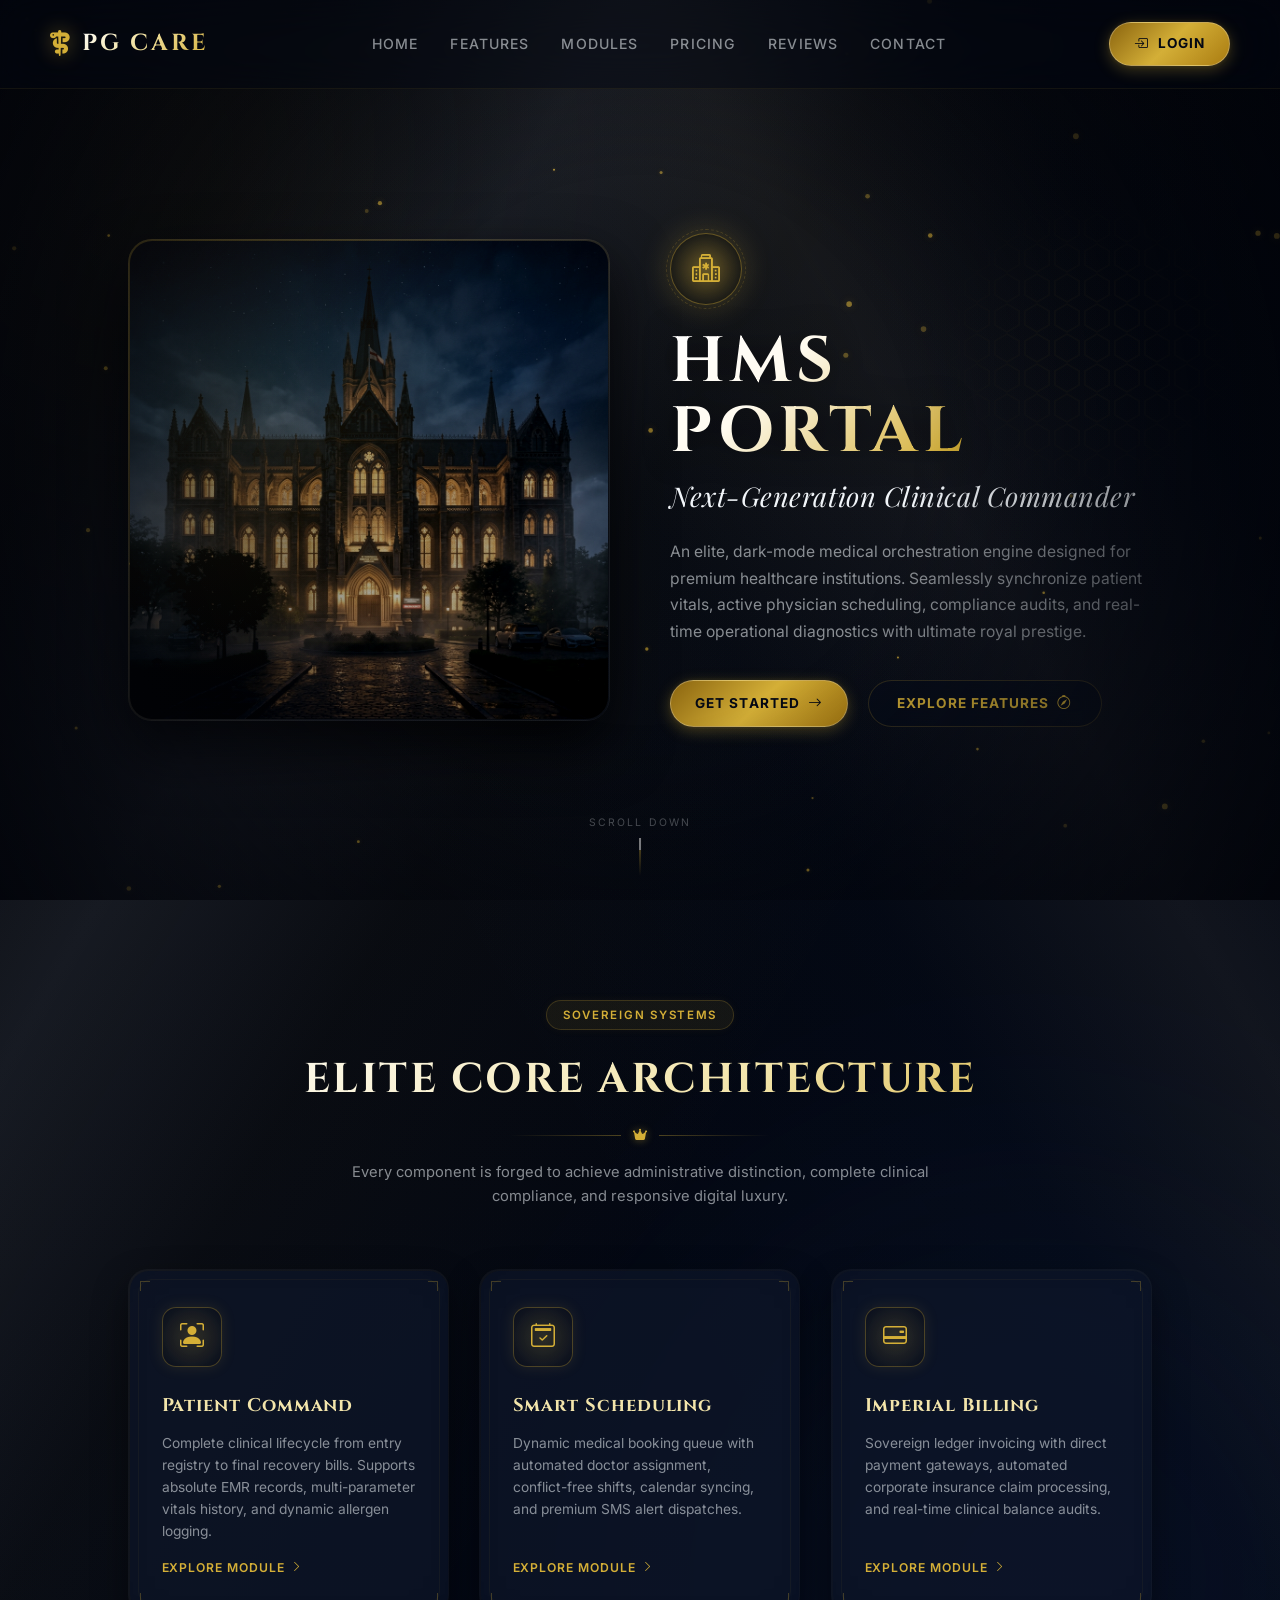
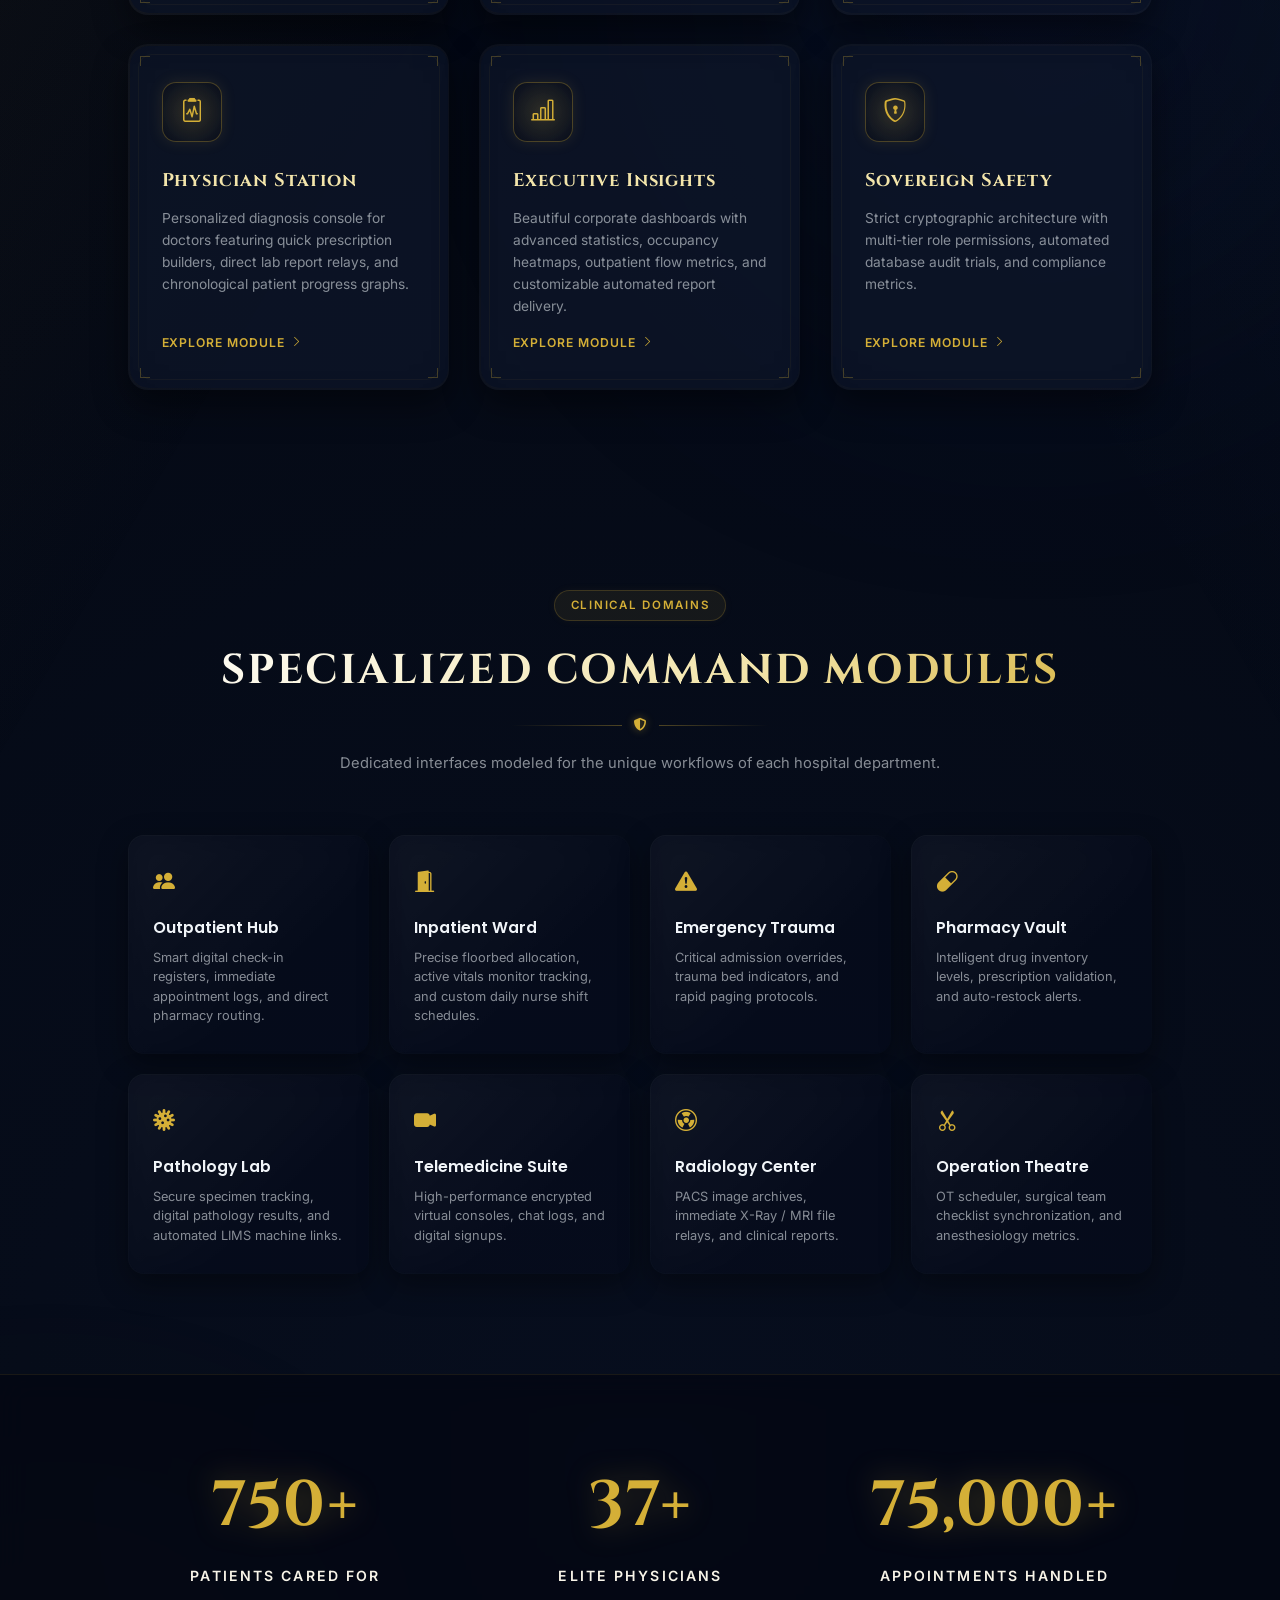
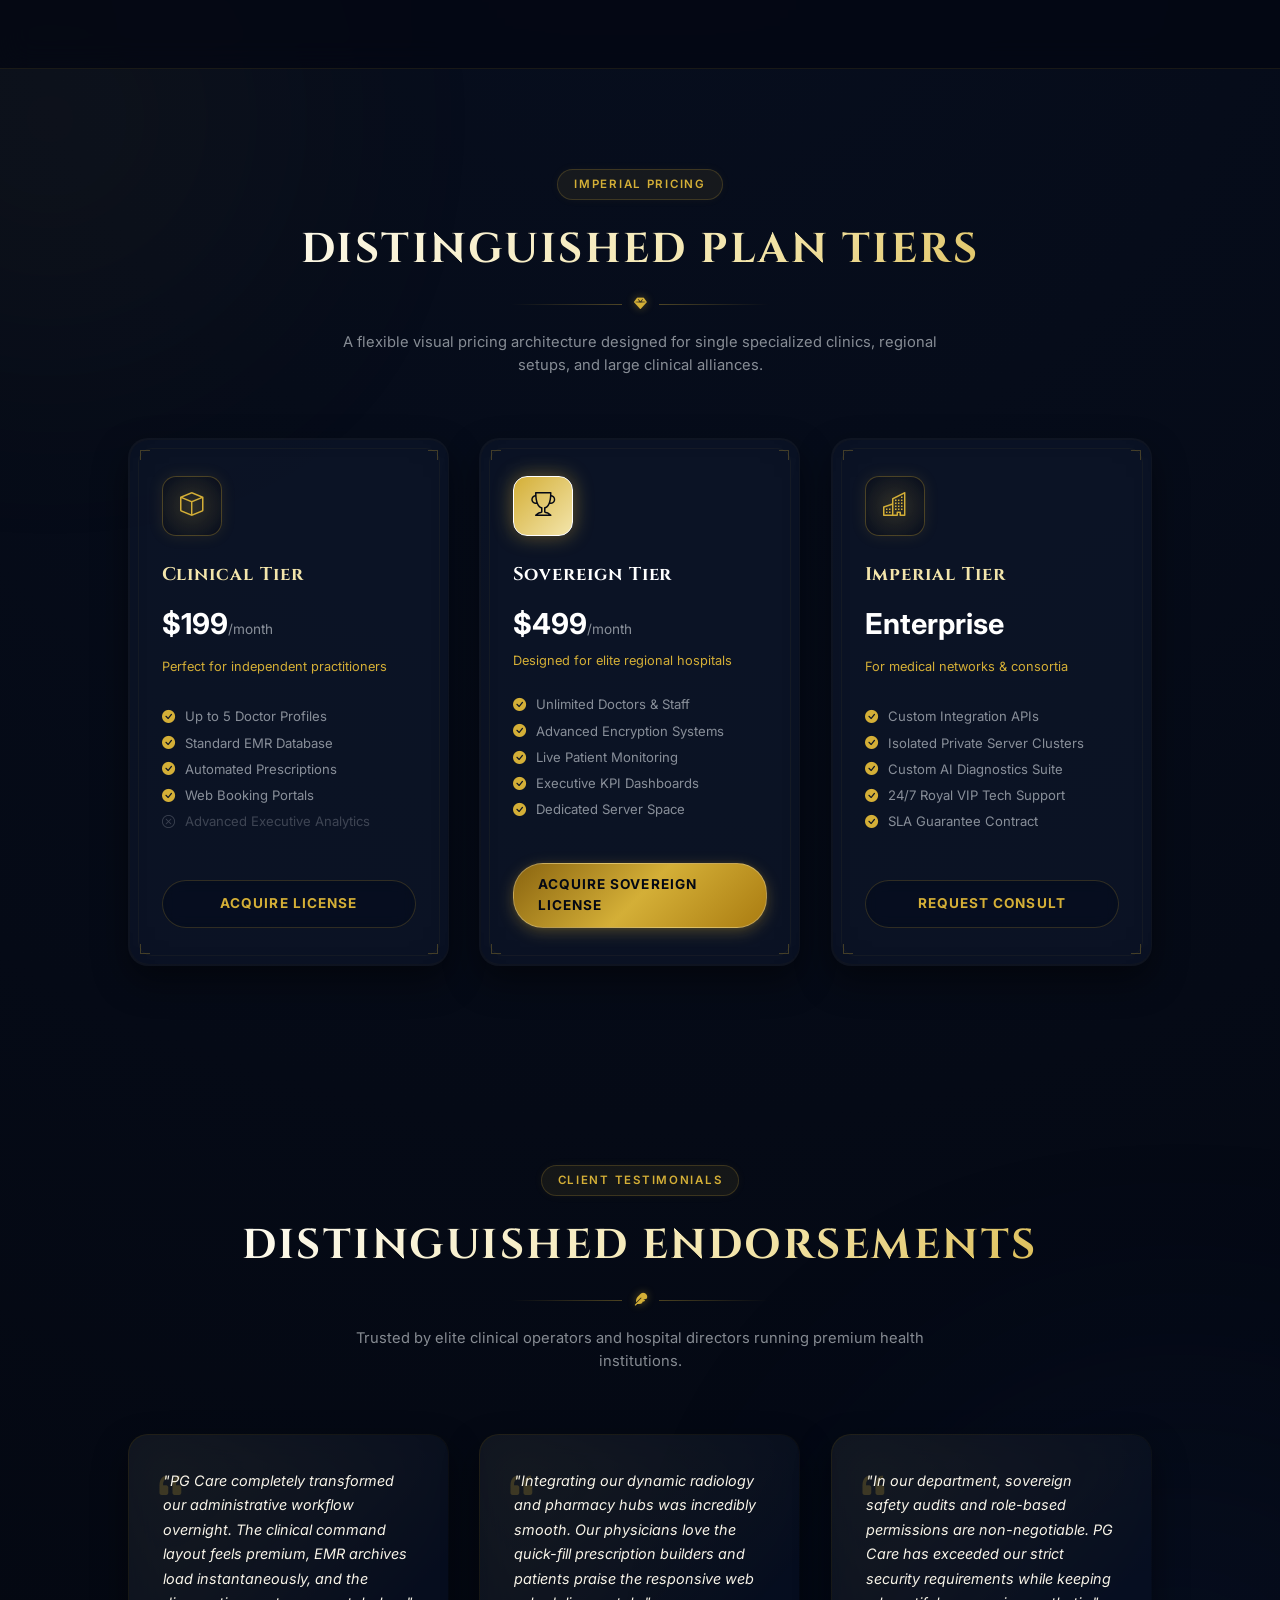
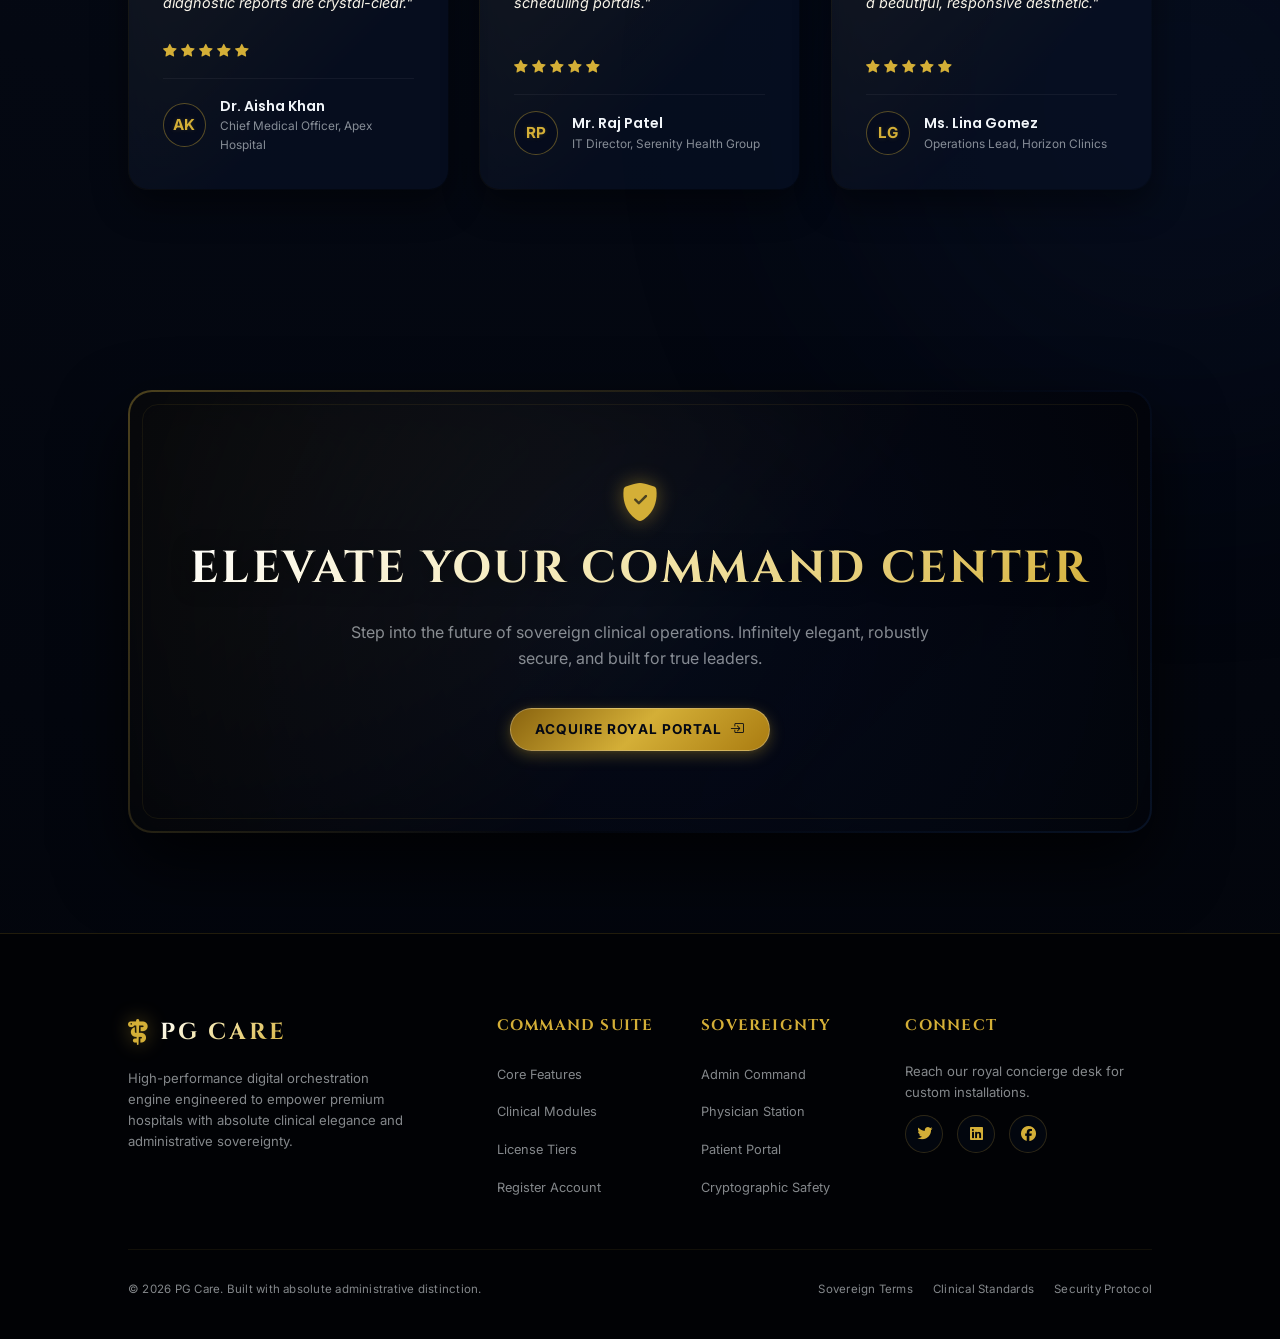
<file: frontend/pg-care-landing.html>
<!DOCTYPE html>
<html lang="en" data-theme="dark">
<head>
    <meta charset="UTF-8" />
    <meta name="viewport" content="width=device-width, initial-scale=1.0" />
    <title>PG Care – Premium Hospital Management System</title>
    <meta name="description" content="Sovereign medical command center suite designed for elite health institutions. Experience seamless EMR automation, smart scheduling, clinical analytics, and robust role-based safety." />
    
    <!-- Google Fonts -->
    <link rel="preconnect" href="https://fonts.googleapis.com" />
    <link rel="preconnect" href="https://fonts.gstatic.com" crossorigin />
    <link href="https://fonts.googleapis.com/css2?family=Cinzel:wght@400;600;700;900&family=Playfair+Display:ital,wght@0,600;0,700;1,400&family=Inter:wght@300;400;500;600;700&family=Poppins:wght@400;500;600&display=swap" rel="stylesheet" />
    
    <!-- Bootstrap Icons CDN -->
    <link rel="stylesheet" href="https://cdn.jsdelivr.net/npm/bootstrap-icons@1.11.3/font/bootstrap-icons.min.css" />
    
    <!-- FontAwesome Icons CDN -->
    <link rel="stylesheet" href="https://cdnjs.cloudflare.com/ajax/libs/font-awesome/6.5.1/css/all.min.css" crossorigin="anonymous" />
    
    <!-- Premium Stylesheet -->
    <link rel="stylesheet" href="css/landing-luxury.css" />
</head>
<body>

    <!-- Premium Vignette Framing -->
    <div class="vignette"></div>

    <!-- Drifting Gold Particles Canvas -->
    <canvas id="particle-canvas"></canvas>

    <!-- Parallax Atmospheric Layers (Ambient Orbs & Light Streaks) -->
    <div class="atmospheric-container">
        <div class="ambient-orb orb-gold-hero" id="orb-gold-hero"></div>
        <div class="ambient-orb orb-blue-hero" id="orb-blue-hero"></div>
        <div class="ambient-orb orb-gold-mid" id="orb-gold-mid"></div>
        <div class="ambient-orb orb-blue-mid" id="orb-blue-mid"></div>
        <div class="light-streak"></div>
        <div class="light-streak-reverse"></div>
    </div>

    <!-- ─── 1. NAVBAR (Sticky Glassmorphism) ─── -->
    <nav class="luxury-nav" id="navbar">
        <a href="#home" class="nav-brand">
            <i class="fa-solid fa-staff-aesculapius nav-logo-icon"></i>
            <span class="nav-title">PG Care</span>
        </a>
        <ul class="nav-links">
            <li><a href="#home">Home</a></li>
            <li><a href="#features">Features</a></li>
            <li><a href="#modules">Modules</a></li>
            <li><a href="#pricing">Pricing</a></li>
            <li><a href="#testimonials">Reviews</a></li>
            <li><a href="#contact">Contact</a></li>
        </ul>
        <div class="nav-cta">
            <a href="login.html" class="btn-gold-glow">
                <i class="bi bi-box-arrow-in-right"></i> Login
            </a>
        </div>
    </nav>

    <!-- ─── 2. HERO SECTION (Cinematic Split Layout) ─── -->
    <section class="hero-section" id="home">
        <div class="hero-grid">
            <!-- Left Column: Blurry Cinematic Hospital Asset -->
            <div class="hero-left-col">
                <div class="hero-image-wrapper">
                    <img src="assets/luxury_hospital.png" alt="PG Care Sovereign Hospital" id="hero-hospital-img" />
                    <div class="hero-image-glow-overlay"></div>
                </div>
            </div>
            
            <!-- Right Column: Abstract Patterns & Premium SaaS Titles -->
            <div class="hero-right-col">
                <div class="medical-abstract-pattern"></div>
                <div class="hero-center-content">
                    <div class="hero-badge-wrap">
                        <div class="hero-badge-circle">
                            <i class="bi bi-hospital"></i>
                        </div>
                    </div>
                    <h1 class="hero-title-main">HMS Portal</h1>
                    <h2 class="hero-subtitle">Next-Generation Clinical Commander</h2>
                    <p class="hero-description">
                        An elite, dark-mode medical orchestration engine designed for premium healthcare institutions. Seamlessly synchronize patient vitals, active physician scheduling, compliance audits, and real-time operational diagnostics with ultimate royal prestige.
                    </p>
                    <div class="hero-ctas">
                        <a href="login.html" class="btn-gold-glow">
                            Get Started <i class="bi bi-arrow-right"></i>
                        </a>
                        <a href="#features" class="btn-outline-gold">
                            Explore Features <i class="bi bi-compass"></i>
                        </a>
                    </div>
                </div>
            </div>
        </div>
        
        <!-- Elegant Scroll Down Indicator -->
        <div class="scroll-indicator-wrap">
            <span class="scroll-indicator-text">Scroll Down</span>
            <div class="scroll-indicator-line"></div>
        </div>
    </section>

    <!-- ─── 3. FEATURES SECTION (6 Premium Glassmorphism Cards) ─── -->
    <section class="landing-section" id="features">
        <div class="section-header">
            <span class="section-badge-luxury">Sovereign Systems</span>
            <h2 class="section-title-luxury">Elite Core Architecture</h2>
            <div class="section-title-divider">
                <div class="divider-branch-line"></div>
                <div class="divider-leaf"><i class="fa-solid fa-crown"></i></div>
                <div class="divider-branch-line right"></div>
            </div>
            <p class="section-desc-luxury">
                Every component is forged to achieve administrative distinction, complete clinical compliance, and responsive digital luxury.
            </p>
        </div>

        <div class="features-grid-luxury">
            <!-- Feature 1 -->
            <div class="card-luxury-wrapper reveal-fade-up">
                <div class="card-luxury">
                    <div class="card-luxury-flourish flourish-tl"></div>
                    <div class="card-luxury-flourish flourish-tr"></div>
                    <div class="card-luxury-flourish flourish-bl"></div>
                    <div class="card-luxury-flourish flourish-br"></div>
                    <div class="card-luxury-icon-box">
                        <i class="bi bi-person-bounding-box"></i>
                    </div>
                    <h3 class="card-luxury-title">Patient Command</h3>
                    <p class="card-luxury-text">
                        Complete clinical lifecycle from entry registry to final recovery bills. Supports absolute EMR records, multi-parameter vitals history, and dynamic allergen logging.
                    </p>
                    <a href="login.html" class="card-luxury-link">Explore Module <i class="bi bi-chevron-right"></i></a>
                </div>
            </div>

            <!-- Feature 2 -->
            <div class="card-luxury-wrapper reveal-fade-up">
                <div class="card-luxury">
                    <div class="card-luxury-flourish flourish-tl"></div>
                    <div class="card-luxury-flourish flourish-tr"></div>
                    <div class="card-luxury-flourish flourish-bl"></div>
                    <div class="card-luxury-flourish flourish-br"></div>
                    <div class="card-luxury-icon-box">
                        <i class="bi bi-calendar2-check"></i>
                    </div>
                    <h3 class="card-luxury-title">Smart Scheduling</h3>
                    <p class="card-luxury-text">
                        Dynamic medical booking queue with automated doctor assignment, conflict-free shifts, calendar syncing, and premium SMS alert dispatches.
                    </p>
                    <a href="login.html" class="card-luxury-link">Explore Module <i class="bi bi-chevron-right"></i></a>
                </div>
            </div>

            <!-- Feature 3 -->
            <div class="card-luxury-wrapper reveal-fade-up">
                <div class="card-luxury">
                    <div class="card-luxury-flourish flourish-tl"></div>
                    <div class="card-luxury-flourish flourish-tr"></div>
                    <div class="card-luxury-flourish flourish-bl"></div>
                    <div class="card-luxury-flourish flourish-br"></div>
                    <div class="card-luxury-icon-box">
                        <i class="bi bi-credit-card-2-back"></i>
                    </div>
                    <h3 class="card-luxury-title">Imperial Billing</h3>
                    <p class="card-luxury-text">
                        Sovereign ledger invoicing with direct payment gateways, automated corporate insurance claim processing, and real-time clinical balance audits.
                    </p>
                    <a href="login.html" class="card-luxury-link">Explore Module <i class="bi bi-chevron-right"></i></a>
                </div>
            </div>

            <!-- Feature 4 -->
            <div class="card-luxury-wrapper reveal-fade-up">
                <div class="card-luxury">
                    <div class="card-luxury-flourish flourish-tl"></div>
                    <div class="card-luxury-flourish flourish-tr"></div>
                    <div class="card-luxury-flourish flourish-bl"></div>
                    <div class="card-luxury-flourish flourish-br"></div>
                    <div class="card-luxury-icon-box">
                        <i class="bi bi-clipboard2-pulse"></i>
                    </div>
                    <h3 class="card-luxury-title">Physician Station</h3>
                    <p class="card-luxury-text">
                        Personalized diagnosis console for doctors featuring quick prescription builders, direct lab report relays, and chronological patient progress graphs.
                    </p>
                    <a href="login.html" class="card-luxury-link">Explore Module <i class="bi bi-chevron-right"></i></a>
                </div>
            </div>

            <!-- Feature 5 -->
            <div class="card-luxury-wrapper reveal-fade-up">
                <div class="card-luxury">
                    <div class="card-luxury-flourish flourish-tl"></div>
                    <div class="card-luxury-flourish flourish-tr"></div>
                    <div class="card-luxury-flourish flourish-bl"></div>
                    <div class="card-luxury-flourish flourish-br"></div>
                    <div class="card-luxury-icon-box">
                        <i class="bi bi-bar-chart-line"></i>
                    </div>
                    <h3 class="card-luxury-title">Executive Insights</h3>
                    <p class="card-luxury-text">
                        Beautiful corporate dashboards with advanced statistics, occupancy heatmaps, outpatient flow metrics, and customizable automated report delivery.
                    </p>
                    <a href="login.html" class="card-luxury-link">Explore Module <i class="bi bi-chevron-right"></i></a>
                </div>
            </div>

            <!-- Feature 6 -->
            <div class="card-luxury-wrapper reveal-fade-up">
                <div class="card-luxury">
                    <div class="card-luxury-flourish flourish-tl"></div>
                    <div class="card-luxury-flourish flourish-tr"></div>
                    <div class="card-luxury-flourish flourish-bl"></div>
                    <div class="card-luxury-flourish flourish-br"></div>
                    <div class="card-luxury-icon-box">
                        <i class="bi bi-shield-lock"></i>
                    </div>
                    <h3 class="card-luxury-title">Sovereign Safety</h3>
                    <p class="card-luxury-text">
                        Strict cryptographic architecture with multi-tier role permissions, automated database audit trials, and compliance metrics.
                    </p>
                    <a href="login.html" class="card-luxury-link">Explore Module <i class="bi bi-chevron-right"></i></a>
                </div>
            </div>
        </div>
    </section>

    <!-- ─── 4. MODULES SECTION (8 Department Cards) ─── -->
    <section class="landing-section" id="modules">
        <div class="section-header">
            <span class="section-badge-luxury">Clinical Domains</span>
            <h2 class="section-title-luxury">Specialized Command Modules</h2>
            <div class="section-title-divider">
                <div class="divider-branch-line"></div>
                <div class="divider-leaf"><i class="fa-solid fa-shield-halved"></i></div>
                <div class="divider-branch-line right"></div>
            </div>
            <p class="section-desc-luxury">
                Dedicated interfaces modeled for the unique workflows of each hospital department.
            </p>
        </div>

        <div class="modules-grid-luxury">
            <!-- Module 1 -->
            <div class="module-card-wrap reveal-fade-up">
                <div class="module-card">
                    <i class="bi bi-people-fill module-icon"></i>
                    <h4 class="module-title">Outpatient Hub</h4>
                    <p class="module-desc">Smart digital check-in registers, immediate appointment logs, and direct pharmacy routing.</p>
                </div>
            </div>

            <!-- Module 2 -->
            <div class="module-card-wrap reveal-fade-up">
                <div class="module-card">
                    <i class="bi bi-door-open-fill module-icon"></i>
                    <h4 class="module-title">Inpatient Ward</h4>
                    <p class="module-desc">Precise floorbed allocation, active vitals monitor tracking, and custom daily nurse shift schedules.</p>
                </div>
            </div>

            <!-- Module 3 -->
            <div class="module-card-wrap reveal-fade-up">
                <div class="module-card">
                    <i class="bi bi-exclamation-triangle-fill module-icon"></i>
                    <h4 class="module-title">Emergency Trauma</h4>
                    <p class="module-desc">Critical admission overrides, trauma bed indicators, and rapid paging protocols.</p>
                </div>
            </div>

            <!-- Module 4 -->
            <div class="module-card-wrap reveal-fade-up">
                <div class="module-card">
                    <i class="bi bi-capsule module-icon"></i>
                    <h4 class="module-title">Pharmacy Vault</h4>
                    <p class="module-desc">Intelligent drug inventory levels, prescription validation, and auto-restock alerts.</p>
                </div>
            </div>

            <!-- Module 5 -->
            <div class="module-card-wrap reveal-fade-up">
                <div class="module-card">
                    <i class="bi bi-virus module-icon"></i>
                    <h4 class="module-title">Pathology Lab</h4>
                    <p class="module-desc">Secure specimen tracking, digital pathology results, and automated LIMS machine links.</p>
                </div>
            </div>

            <!-- Module 6 -->
            <div class="module-card-wrap reveal-fade-up">
                <div class="module-card">
                    <i class="bi bi-camera-video-fill module-icon"></i>
                    <h4 class="module-title">Telemedicine Suite</h4>
                    <p class="module-desc">High-performance encrypted virtual consoles, chat logs, and digital signups.</p>
                </div>
            </div>

            <!-- Module 7 -->
            <div class="module-card-wrap reveal-fade-up">
                <div class="module-card">
                    <i class="bi bi-radioactive module-icon"></i>
                    <h4 class="module-title">Radiology Center</h4>
                    <p class="module-desc">PACS image archives, immediate X-Ray / MRI file relays, and clinical reports.</p>
                </div>
            </div>

            <!-- Module 8 -->
            <div class="module-card-wrap reveal-fade-up">
                <div class="module-card">
                    <i class="bi bi-scissors module-icon"></i>
                    <h4 class="module-title">Operation Theatre</h4>
                    <p class="module-desc">OT scheduler, surgical team checklist synchronization, and anesthesiology metrics.</p>
                </div>
            </div>
        </div>
    </section>

    <!-- ─── 5. STATS SECTION (High Contrast Impact Indicators) ─── -->
    <section class="stats-section-luxury" id="stats">
        <div class="stats-grid-luxury">
            <!-- Stat Item 1 -->
            <div class="stat-item-wrap reveal-fade-up">
                <div class="stat-num-luxury" data-target="10000">0</div>
                <div class="stat-label-luxury">Patients Cared For</div>
            </div>
            
            <!-- Stat Item 2 -->
            <div class="stat-item-wrap reveal-fade-up">
                <div class="stat-num-luxury" data-target="500">0</div>
                <div class="stat-label-luxury">Elite Physicians</div>
            </div>
            
            <!-- Stat Item 3 -->
            <div class="stat-item-wrap reveal-fade-up">
                <div class="stat-num-luxury" data-target="1000000">0</div>
                <div class="stat-label-luxury">Appointments Handled</div>
            </div>
        </div>
    </section>

    <!-- ─── 6. PRICING SECTION (Premium SaaS Tiers) ─── -->
    <section class="landing-section" id="pricing">
        <div class="section-header">
            <span class="section-badge-luxury">Imperial Pricing</span>
            <h2 class="section-title-luxury">Distinguished Plan Tiers</h2>
            <div class="section-title-divider">
                <div class="divider-branch-line"></div>
                <div class="divider-leaf"><i class="fa-solid fa-gem"></i></div>
                <div class="divider-branch-line right"></div>
            </div>
            <p class="section-desc-luxury">
                A flexible visual pricing architecture designed for single specialized clinics, regional setups, and large clinical alliances.
            </p>
        </div>

        <div class="features-grid-luxury">
            <!-- Price Card 1: Clinical -->
            <div class="card-luxury-wrapper reveal-fade-up">
                <div class="card-luxury">
                    <div class="card-luxury-flourish flourish-tl"></div>
                    <div class="card-luxury-flourish flourish-tr"></div>
                    <div class="card-luxury-flourish flourish-bl"></div>
                    <div class="card-luxury-flourish flourish-br"></div>
                    
                    <div class="card-luxury-icon-box">
                        <i class="bi bi-box"></i>
                    </div>
                    <h3 class="card-luxury-title">Clinical Tier</h3>
                    <p class="card-luxury-text" style="font-weight: 700; font-size: 1.8rem; color: #fff; margin-bottom: 4px;">
                        $199<span style="font-size: 0.85rem; font-weight: 400; color: var(--text-muted);">/month</span>
                    </p>
                    <p class="card-luxury-text" style="font-size: 0.8rem; color: var(--gold-primary); margin-bottom: 20px;">
                        Perfect for independent practitioners
                    </p>
                    <div class="card-luxury-text" style="font-size: 0.82rem; line-height: 2;">
                        <ul style="list-style: none; padding: 0;">
                            <li><i class="bi bi-check-circle-fill" style="color: var(--gold-primary); margin-right: 6px;"></i> Up to 5 Doctor Profiles</li>
                            <li><i class="bi bi-check-circle-fill" style="color: var(--gold-primary); margin-right: 6px;"></i> Standard EMR Database</li>
                            <li><i class="bi bi-check-circle-fill" style="color: var(--gold-primary); margin-right: 6px;"></i> Automated Prescriptions</li>
                            <li><i class="bi bi-check-circle-fill" style="color: var(--gold-primary); margin-right: 6px;"></i> Web Booking Portals</li>
                            <li style="opacity: 0.4;"><i class="bi bi-x-circle" style="margin-right: 6px;"></i> Advanced Executive Analytics</li>
                        </ul>
                    </div>
                    <a href="login.html" class="btn-outline-gold" style="width: 100%; justify-content: center; margin-top: 24px;">
                        Acquire License
                    </a>
                </div>
            </div>

            <!-- Price Card 2: Sovereign -->
            <div class="card-luxury-wrapper reveal-fade-up">
                <div class="card-luxury">
                    <div class="card-luxury-flourish flourish-tl"></div>
                    <div class="card-luxury-flourish flourish-tr"></div>
                    <div class="card-luxury-flourish flourish-bl"></div>
                    <div class="card-luxury-flourish flourish-br"></div>
                    
                    <div class="card-luxury-icon-box" style="color: #040814; background: linear-gradient(135deg, var(--gold-primary) 0%, var(--gold-light) 100%); border-color: #fff; box-shadow: 0 0 20px rgba(212, 175, 55, 0.45);">
                        <i class="bi bi-trophy"></i>
                    </div>
                    <h3 class="card-luxury-title" style="color: #fff;">Sovereign Tier</h3>
                    <p class="card-luxury-text" style="font-weight: 700; font-size: 1.8rem; color: #fff; margin-bottom: 4px;">
                        $499<span style="font-size: 0.85rem; font-weight: 400; color: var(--text-muted);">/month</span>
                    </p>
                    <p class="card-luxury-text" style="font-size: 0.8rem; color: var(--gold-primary); margin-bottom: 20px;">
                        Designed for elite regional hospitals
                    </p>
                    <div class="card-luxury-text" style="font-size: 0.82rem; line-height: 2;">
                        <ul style="list-style: none; padding: 0;">
                            <li><i class="bi bi-check-circle-fill" style="color: var(--gold-primary); margin-right: 6px;"></i> Unlimited Doctors & Staff</li>
                            <li><i class="bi bi-check-circle-fill" style="color: var(--gold-primary); margin-right: 6px;"></i> Advanced Encryption Systems</li>
                            <li><i class="bi bi-check-circle-fill" style="color: var(--gold-primary); margin-right: 6px;"></i> Live Patient Monitoring</li>
                            <li><i class="bi bi-check-circle-fill" style="color: var(--gold-primary); margin-right: 6px;"></i> Executive KPI Dashboards</li>
                            <li><i class="bi bi-check-circle-fill" style="color: var(--gold-primary); margin-right: 6px;"></i> Dedicated Server Space</li>
                        </ul>
                    </div>
                    <a href="login.html" class="btn-gold-glow" style="width: 100%; justify-content: center; margin-top: 24px;">
                        Acquire Sovereign License
                    </a>
                </div>
            </div>

            <!-- Price Card 3: Imperial -->
            <div class="card-luxury-wrapper reveal-fade-up">
                <div class="card-luxury">
                    <div class="card-luxury-flourish flourish-tl"></div>
                    <div class="card-luxury-flourish flourish-tr"></div>
                    <div class="card-luxury-flourish flourish-bl"></div>
                    <div class="card-luxury-flourish flourish-br"></div>
                    
                    <div class="card-luxury-icon-box">
                        <i class="bi bi-buildings"></i>
                    </div>
                    <h3 class="card-luxury-title">Imperial Tier</h3>
                    <p class="card-luxury-text" style="font-weight: 700; font-size: 1.8rem; color: #fff; margin-bottom: 4px;">
                        Enterprise
                    </p>
                    <p class="card-luxury-text" style="font-size: 0.8rem; color: var(--gold-primary); margin-bottom: 20px;">
                        For medical networks & consortia
                    </p>
                    <div class="card-luxury-text" style="font-size: 0.82rem; line-height: 2;">
                        <ul style="list-style: none; padding: 0;">
                            <li><i class="bi bi-check-circle-fill" style="color: var(--gold-primary); margin-right: 6px;"></i> Custom Integration APIs</li>
                            <li><i class="bi bi-check-circle-fill" style="color: var(--gold-primary); margin-right: 6px;"></i> Isolated Private Server Clusters</li>
                            <li><i class="bi bi-check-circle-fill" style="color: var(--gold-primary); margin-right: 6px;"></i> Custom AI Diagnostics Suite</li>
                            <li><i class="bi bi-check-circle-fill" style="color: var(--gold-primary); margin-right: 6px;"></i> 24/7 Royal VIP Tech Support</li>
                            <li><i class="bi bi-check-circle-fill" style="color: var(--gold-primary); margin-right: 6px;"></i> SLA Guarantee Contract</li>
                        </ul>
                    </div>
                    <a href="login.html" class="btn-outline-gold" style="width: 100%; justify-content: center; margin-top: 24px;">
                        Request Consult
                    </a>
                </div>
            </div>
        </div>
    </section>

    <!-- ─── 7. TESTIMONIALS SECTION (Endorsed Reviews) ─── -->
    <section class="landing-section" id="testimonials">
        <div class="section-header">
            <span class="section-badge-luxury">Client Testimonials</span>
            <h2 class="section-title-luxury">Distinguished Endorsements</h2>
            <div class="section-title-divider">
                <div class="divider-branch-line"></div>
                <div class="divider-leaf"><i class="fa-solid fa-feather"></i></div>
                <div class="divider-branch-line right"></div>
            </div>
            <p class="section-desc-luxury">
                Trusted by elite clinical operators and hospital directors running premium health institutions.
            </p>
        </div>

        <div class="testimonials-grid-luxury">
            <!-- Review 1 -->
            <div class="testimonial-card-wrap reveal-fade-up">
                <div class="testimonial-card-luxury">
                    <i class="bi bi-quote testimonial-quote-icon"></i>
                    <p class="testimonial-text-luxury">
                        "PG Care completely transformed our administrative workflow overnight. The clinical command layout feels premium, EMR archives load instantaneously, and the diagnostic reports are crystal-clear."
                    </p>
                    <div class="testimonial-stars">
                        <i class="bi bi-star-fill"></i>
                        <i class="bi bi-star-fill"></i>
                        <i class="bi bi-star-fill"></i>
                        <i class="bi bi-star-fill"></i>
                        <i class="bi bi-star-fill"></i>
                    </div>
                    <div class="testimonial-profile">
                        <div class="testimonial-avatar">AK</div>
                        <div class="testimonial-meta">
                            <span class="testimonial-author">Dr. Aisha Khan</span>
                            <span class="testimonial-role">Chief Medical Officer, Apex Hospital</span>
                        </div>
                    </div>
                </div>
            </div>

            <!-- Review 2 -->
            <div class="testimonial-card-wrap reveal-fade-up">
                <div class="testimonial-card-luxury">
                    <i class="bi bi-quote testimonial-quote-icon"></i>
                    <p class="testimonial-text-luxury">
                        "Integrating our dynamic radiology and pharmacy hubs was incredibly smooth. Our physicians love the quick-fill prescription builders and patients praise the responsive web scheduling portals."
                    </p>
                    <div class="testimonial-stars">
                        <i class="bi bi-star-fill"></i>
                        <i class="bi bi-star-fill"></i>
                        <i class="bi bi-star-fill"></i>
                        <i class="bi bi-star-fill"></i>
                        <i class="bi bi-star-fill"></i>
                    </div>
                    <div class="testimonial-profile">
                        <div class="testimonial-avatar">RP</div>
                        <div class="testimonial-meta">
                            <span class="testimonial-author">Mr. Raj Patel</span>
                            <span class="testimonial-role">IT Director, Serenity Health Group</span>
                        </div>
                    </div>
                </div>
            </div>

            <!-- Review 3 -->
            <div class="testimonial-card-wrap reveal-fade-up">
                <div class="testimonial-card-luxury">
                    <i class="bi bi-quote testimonial-quote-icon"></i>
                    <p class="testimonial-text-luxury">
                        "In our department, sovereign safety audits and role-based permissions are non-negotiable. PG Care has exceeded our strict security requirements while keeping a beautiful, responsive aesthetic."
                    </p>
                    <div class="testimonial-stars">
                        <i class="bi bi-star-fill"></i>
                        <i class="bi bi-star-fill"></i>
                        <i class="bi bi-star-fill"></i>
                        <i class="bi bi-star-fill"></i>
                        <i class="bi bi-star-fill"></i>
                    </div>
                    <div class="testimonial-profile">
                        <div class="testimonial-avatar">LG</div>
                        <div class="testimonial-meta">
                            <span class="testimonial-author">Ms. Lina Gomez</span>
                            <span class="testimonial-role">Operations Lead, Horizon Clinics</span>
                        </div>
                    </div>
                </div>
            </div>
        </div>
    </section>

    <!-- ─── 8. CTA BANNER (Pulsing Final Command Invite) ─── -->
    <section class="cta-banner-luxury" id="cta">
        <div class="cta-banner-card reveal-fade-up">
            <div class="cta-banner-content">
                <div class="cta-banner-light-streak"></div>
                <i class="bi bi-shield-fill-check cta-banner-icon"></i>
                <h2 class="cta-banner-title">Elevate Your Command Center</h2>
                <p class="cta-banner-subtitle">
                    Step into the future of sovereign clinical operations. Infinitely elegant, robustly secure, and built for true leaders.
                </p>
                <div class="cta-btn-wrap">
                    <div class="cta-pulse-ring"></div>
                    <a href="login.html" class="btn-gold-glow">
                        Acquire Royal Portal <i class="bi bi-box-arrow-in-right"></i>
                    </a>
                </div>
            </div>
        </div>
    </section>

    <!-- ─── 9. FOOTER (Gold Accented & Divided Layout) ─── -->
    <footer class="luxury-footer" id="contact">
        <div class="footer-grid-luxury">
            <!-- Logo & Description Col -->
            <div class="footer-logo-col">
                <a href="#home" class="nav-brand">
                    <i class="fa-solid fa-staff-aesculapius nav-logo-icon"></i>
                    <span class="nav-title">PG Care</span>
                </a>
                <p class="footer-desc">
                    High-performance digital orchestration engine engineered to empower premium hospitals with absolute clinical elegance and administrative sovereignty.
                </p>
            </div>
            
            <!-- Products Link Col -->
            <div>
                <h5 class="footer-title-luxury">Command Suite</h5>
                <ul class="footer-links-list">
                    <li><a href="#features">Core Features</a></li>
                    <li><a href="#modules">Clinical Modules</a></li>
                    <li><a href="#pricing">License Tiers</a></li>
                    <li><a href="login.html">Register Account</a></li>
                </ul>
            </div>

            <!-- Portal Links Col -->
            <div>
                <h5 class="footer-title-luxury">Sovereignty</h5>
                <ul class="footer-links-list">
                    <li><a href="login.html">Admin Command</a></li>
                    <li><a href="login.html">Physician Station</a></li>
                    <li><a href="login.html">Patient Portal</a></li>
                    <li><a href="#features">Cryptographic Safety</a></li>
                </ul>
            </div>

            <!-- Social Links & Newsletter Col -->
            <div>
                <h5 class="footer-title-luxury">Connect</h5>
                <p class="footer-desc" style="margin-bottom: 12px;">Reach our royal concierge desk for custom installations.</p>
                <div class="footer-social-wrap">
                    <a href="#" class="footer-social-btn" aria-label="Twitter"><i class="fa-brands fa-twitter"></i></a>
                    <a href="#" class="footer-social-btn" aria-label="LinkedIn"><i class="fa-brands fa-linkedin"></i></a>
                    <a href="#" class="footer-social-btn" aria-label="Facebook"><i class="fa-brands fa-facebook"></i></a>
                </div>
            </div>
        </div>

        <!-- Footer Bottom Bar -->
        <div class="footer-bottom-bar">
            <span>© 2026 PG Care. Built with absolute administrative distinction.</span>
            <div class="footer-bottom-links">
                <a href="#">Sovereign Terms</a>
                <a href="#">Clinical Standards</a>
                <a href="#">Security Protocol</a>
            </div>
        </div>
    </footer>

    <!-- ─── ADVANCED INTERACTIVE JS POLISH ─── -->
    <script>
        /* 1. Navbar Scroll Shrink */
        const navbar = document.getElementById('navbar');
        window.addEventListener('scroll', () => {
            if (window.scrollY > 80) {
                navbar.classList.add('scrolled');
            } else {
                navbar.classList.remove('scrolled');
            }
        });

        /* 2. Scroll Reveal Animations (AOS replacement) */
        const reveals = document.querySelectorAll('.reveal-fade-up');
        const revealObserver = new IntersectionObserver((entries) => {
            entries.forEach(entry => {
                if (entry.isIntersecting) {
                    entry.target.classList.add('visible');
                    // Stop observing once visible to maintain static layout
                    revealObserver.unobserve(entry.target);
                }
            });
        }, {
            threshold: 0.08,
            rootMargin: '0px 0px -50px 0px'
        });
        reveals.forEach(el => revealObserver.observe(el));

        /* 3. Numerical Stat Count-Up Animation */
        const statsSection = document.getElementById('stats');
        let hasAnimatedStats = false;
        const statsObserver = new IntersectionObserver((entries) => {
            if (entries[0].isIntersecting && !hasAnimatedStats) {
                const nums = document.querySelectorAll('.stat-num-luxury');
                nums.forEach(num => {
                    const target = parseInt(num.getAttribute('data-target'), 10);
                    // Slow down large numbers, speed up small ones
                    const duration = 120; 
                    const stepValue = target / duration;
                    let currentValue = 0;
                    
                    const update = () => {
                        currentValue += stepValue;
                        if (currentValue < target) {
                            num.textContent = Math.floor(currentValue).toLocaleString() + '+';
                            requestAnimationFrame(update);
                        } else {
                            num.textContent = target.toLocaleString() + '+';
                        }
                    };
                    update();
                });
                hasAnimatedStats = true;
            }
        }, {
            threshold: 0.3
        });
        if (statsSection) {
            statsObserver.observe(statsSection);
        }

        /* 4. Mouse-Coordinate Parallax Atmospheric Engine */
        const isMobile = window.matchMedia("(max-width: 991px)").matches;
        if (!isMobile) {
            window.addEventListener('mousemove', (e) => {
                const x = (e.clientX - window.innerWidth / 2) / 50;
                const y = (e.clientY - window.innerHeight / 2) / 50;
                
                const hospitalImg = document.getElementById('hero-hospital-img');
                const medicalPattern = document.querySelector('.medical-abstract-pattern');
                const orbs = document.querySelectorAll('.ambient-orb');
                
                if (hospitalImg) {
                    hospitalImg.style.transform = `translate(${x * 0.4}px, ${y * 0.4}px)`;
                }
                if (medicalPattern) {
                    medicalPattern.style.transform = `translate(${-x}px, ${-y}px)`;
                }
                orbs.forEach((orb, index) => {
                    const scale = 1 + (index * 0.05);
                    orb.style.transform = `translate(${x * (index + 1) * 0.25}px, ${y * (index + 1) * 0.25}px) scale(${scale})`;
                });
            });
        }

        /* 5. Slow Drifting Ambient Gold Particles Simulation */
        const canvas = document.getElementById('particle-canvas');
        const ctx = canvas.getContext('2d');
        let particles = [];
        const maxParticles = isMobile ? 20 : 50; // Cap particle count strictly

        function setCanvasDimensions() {
            canvas.width = window.innerWidth;
            canvas.height = window.innerHeight;
        }
        window.addEventListener('resize', setCanvasDimensions);
        setCanvasDimensions();

        class Particle {
            constructor() {
                this.reset();
                this.y = Math.random() * canvas.height; // scatter initially
            }
            reset() {
                this.x = Math.random() * canvas.width;
                this.y = canvas.height + Math.random() * 20 + 5;
                this.size = Math.random() * 2 + 1;
                this.speedY = Math.random() * 0.4 + 0.15;
                this.speedX = Math.random() * 0.2 - 0.1;
                this.opacity = Math.random() * 0.5 + 0.3;
                this.goldHue = 45; // Golden hue
            }
            update() {
                this.y -= this.speedY;
                this.x += this.speedX;
                
                // Reset particle if it drifts out of view
                if (this.y < -this.size || this.x < -this.size || this.x > canvas.width + this.size) {
                    this.reset();
                }
            }
            draw() {
                ctx.beginPath();
                ctx.arc(this.x, this.y, this.size, 0, Math.PI * 2);
                ctx.fillStyle = `hsla(${this.goldHue}, 68%, 52%, ${this.opacity})`;
                ctx.shadowBlur = this.size * 3;
                ctx.shadowColor = `hsla(${this.goldHue}, 68%, 52%, 0.4)`;
                ctx.fill();
            }
        }

        // Initialize particles
        for (let i = 0; i < maxParticles; i++) {
            particles.push(new Particle());
        }

        /* 6. Canvas Golden Spark Cursor Trail (Mouse Follower Trail) */
        let sparks = [];
        class Spark {
            constructor(x, y) {
                this.x = x;
                this.y = y;
                this.size = Math.random() * 3 + 1.5;
                this.speedX = (Math.random() - 0.5) * 1.5;
                this.speedY = (Math.random() - 0.5) * 1.5;
                this.opacity = 1;
                this.decay = Math.random() * 0.02 + 0.015;
            }
            update() {
                this.x += this.speedX;
                this.y += this.speedY;
                this.opacity -= this.decay;
            }
            draw() {
                ctx.beginPath();
                ctx.arc(this.x, this.y, this.size, 0, Math.PI * 2);
                ctx.fillStyle = `rgba(212, 175, 55, ${this.opacity})`;
                ctx.shadowBlur = this.size * 2;
                ctx.shadowColor = 'rgba(212, 175, 55, 0.6)';
                ctx.fill();
            }
        }

        if (!isMobile) {
            window.addEventListener('mousemove', (e) => {
                // Generate a spark at mouse coordinates
                sparks.push(new Spark(e.clientX, e.clientY));
                // Throttle maximum active sparks to preserve frame rate
                if (sparks.length > 40) {
                    sparks.shift();
                }
            });
        }

        // Global Loop Orchestrator (requestAnimationFrame)
        function animateEngine() {
            // Clear canvas while maintaining transparency
            ctx.clearRect(0, 0, canvas.width, canvas.height);
            ctx.shadowBlur = 0; // Reset global shadow blur

            // Update & Draw drifting ambient particles
            particles.forEach(p => {
                p.update();
                p.draw();
            });

            // Update & Draw custom cursor trail sparks
            if (!isMobile) {
                sparks.forEach((spark, index) => {
                    spark.update();
                    if (spark.opacity <= 0) {
                        sparks.splice(index, 1);
                    } else {
                        spark.draw();
                    }
                });
            }

            requestAnimationFrame(animateEngine);
        }
        animateEngine();
    </script>
</body>
</html>
</file>
<file: frontend/css/landing-luxury.css>
@import url('https://fonts.googleapis.com/css2?family=Cinzel:wght@400;600;700;900&family=Playfair+Display:ital,wght@0,600;0,700;1,400&family=Inter:wght@300;400;500;600;700&family=Poppins:wght@400;500;600&display=swap');

:root {
    --bg-midnight: #030712;
    --bg-navy-start: #070e1e;
    --bg-navy-end: #02040a;
    
    --gold-primary: #d4af37;
    --gold-glow: rgba(212, 175, 55, 0.45);
    --gold-border: rgba(212, 175, 55, 0.2);
    --gold-border-glow: rgba(212, 175, 55, 0.35);
    --gold-light: #f3e5ab;
    
    --blue-glow: rgba(59, 130, 246, 0.15);
    --glass-bg: rgba(6, 12, 28, 0.65);
    --glass-card: rgba(8, 16, 36, 0.7);
    --glass-border: rgba(255, 255, 255, 0.05);
    
    --text-gold: #f3e5ab;
    --text-cream: #f8f4e8;
    --text-light: #f1f5f9;
    --text-muted: rgba(241, 245, 249, 0.55);
}

/* Global Reset & Base styling */
*, *::before, *::after {
    box-sizing: border-box;
    margin: 0;
    padding: 0;
}

html {
    scroll-behavior: smooth;
    overflow-x: hidden;
}

body {
    font-family: 'Inter', 'Poppins', sans-serif;
    background-color: var(--bg-midnight);
    background-image: radial-gradient(circle at center, var(--bg-navy-start) 0%, var(--bg-navy-end) 100%);
    color: var(--text-cream);
    overflow-x: hidden;
    position: relative;
    line-height: 1.6;
}

/* ─── ADVANCED VISUAL EFFECTS LAYER ─── */

/* Soft vignette framing the screen edges */
.vignette {
    position: fixed;
    top: 0;
    left: 0;
    width: 100%;
    height: 100%;
    background: radial-gradient(circle, transparent 35%, rgba(2, 4, 10, 0.92) 100%);
    pointer-events: none;
    z-index: 8;
}

/* Drifting particles background canvas container */
#particle-canvas {
    position: fixed;
    top: 0;
    left: 0;
    width: 100%;
    height: 100%;
    pointer-events: none;
    z-index: 1;
}

/* Atmosphere layer containing glowing ambient orbs and light streaks */
.atmospheric-container {
    position: absolute;
    top: 0;
    left: 0;
    width: 100%;
    height: 100%;
    pointer-events: none;
    z-index: 2;
    overflow: hidden;
}

/* Ambient Orbs */
.ambient-orb {
    position: absolute;
    border-radius: 50%;
    filter: blur(140px);
    opacity: 0.14;
    pointer-events: none;
    transition: transform 0.3s cubic-bezier(0.25, 1, 0.5, 1);
}

.orb-gold-hero {
    width: 600px;
    height: 600px;
    background: radial-gradient(circle, var(--gold-primary), transparent 70%);
    top: -150px;
    left: -150px;
}

.orb-blue-hero {
    width: 700px;
    height: 700px;
    background: radial-gradient(circle, #0f172a, #1e3a8a 60%, transparent 100%);
    top: 20%;
    right: -100px;
}

.orb-gold-mid {
    width: 500px;
    height: 500px;
    background: radial-gradient(circle, var(--gold-primary), transparent 70%);
    top: 50%;
    left: -200px;
}

.orb-blue-mid {
    width: 600px;
    height: 600px;
    background: radial-gradient(circle, #0e1e38, #1e3a8a 50%, transparent 100%);
    top: 75%;
    right: -200px;
}

/* Slowly sweeping light streaks */
.light-streak {
    position: absolute;
    top: 0;
    left: -150%;
    width: 120%;
    height: 100%;
    background: linear-gradient(90deg, 
        transparent, 
        rgba(212, 175, 55, 0.03) 30%, 
        rgba(255, 255, 255, 0.08) 50%, 
        rgba(212, 175, 55, 0.03) 70%, 
        transparent
    );
    transform: skewX(-30deg);
    animation: sweep 16s ease-in-out infinite;
    pointer-events: none;
    z-index: 2;
}

.light-streak-reverse {
    position: absolute;
    top: 0;
    right: -150%;
    width: 120%;
    height: 100%;
    background: linear-gradient(90deg, 
        transparent, 
        rgba(59, 130, 246, 0.02) 30%, 
        rgba(255, 255, 255, 0.06) 50%, 
        rgba(59, 130, 246, 0.02) 70%, 
        transparent
    );
    transform: skewX(30deg);
    animation: sweep-reverse 20s ease-in-out infinite;
    pointer-events: none;
    z-index: 2;
    animation-delay: 4s;
}

@keyframes sweep {
    0% { left: -150%; }
    50% { left: 150%; }
    100% { left: 150%; }
}

@keyframes sweep-reverse {
    0% { right: -150%; }
    50% { right: 150%; }
    100% { right: 150%; }
}

/* Custom Scrollbar for premium experience */
::-webkit-scrollbar {
    width: 8px;
}
::-webkit-scrollbar-track {
    background: var(--bg-navy-end);
}
::-webkit-scrollbar-thumb {
    background: #1e293b;
    border: 2px solid var(--bg-navy-end);
    border-radius: 10px;
}
::-webkit-scrollbar-thumb:hover {
    background: var(--gold-primary);
}

/* ─── 1. NAVBAR (Sticky Glassmorphism) ─── */
nav.luxury-nav {
    position: fixed;
    top: 0;
    left: 0;
    width: 100%;
    display: flex;
    justify-content: space-between;
    align-items: center;
    padding: 22px 50px;
    z-index: 100;
    background: rgba(4, 7, 18, 0.45);
    backdrop-filter: blur(20px);
    -webkit-backdrop-filter: blur(20px);
    border-bottom: 1px solid rgba(212, 175, 55, 0.08);
    transition: all 0.4s cubic-bezier(0.16, 1, 0.3, 1);
}

nav.luxury-nav.scrolled {
    padding: 14px 50px;
    background: rgba(3, 5, 12, 0.85);
    border-bottom: 1px solid rgba(212, 175, 55, 0.22);
    box-shadow: 0 10px 30px rgba(0, 0, 0, 0.7);
}

.nav-brand {
    display: flex;
    align-items: center;
    gap: 12px;
    text-decoration: none;
}

.nav-logo-icon {
    font-size: 26px;
    color: var(--gold-primary);
    filter: drop-shadow(0 0 10px var(--gold-glow));
    transition: transform 0.6s ease;
}

.nav-brand:hover .nav-logo-icon {
    transform: rotate(360deg);
}

.nav-title {
    font-family: 'Cinzel', serif;
    font-size: 1.45rem;
    font-weight: 700;
    letter-spacing: 0.12em;
    background: linear-gradient(135deg, #fff 0%, var(--gold-light) 40%, var(--gold-primary) 100%);
    -webkit-background-clip: text;
    -webkit-text-fill-color: transparent;
    text-transform: uppercase;
}

.nav-links {
    list-style: none;
    display: flex;
    gap: 32px;
    margin: 0;
    padding: 0;
}

.nav-links a {
    color: var(--text-muted);
    text-decoration: none;
    font-size: 0.88rem;
    font-weight: 500;
    letter-spacing: 0.08em;
    text-transform: uppercase;
    transition: all 0.3s ease;
    position: relative;
    padding: 4px 0;
}

.nav-links a::after {
    content: '';
    position: absolute;
    bottom: 0;
    left: 50%;
    width: 0;
    height: 1px;
    background: var(--gold-primary);
    transition: all 0.3s ease;
    transform: translateX(-50%);
    box-shadow: 0 0 8px var(--gold-primary);
}

.nav-links a:hover {
    color: #fff;
    text-shadow: 0 0 10px rgba(255, 255, 255, 0.4);
}

.nav-links a:hover::after {
    width: 100%;
}

.nav-cta {
    position: relative;
    z-index: 5;
}

/* Glowing gold buttons */
.btn-gold-glow {
    background: linear-gradient(135deg, #8a640f 0%, #d4af37 50%, #aa7c11 100%);
    border: 1px solid rgba(255, 255, 255, 0.25);
    color: #040814 !important;
    font-family: inherit;
    font-size: 0.85rem;
    font-weight: 700;
    letter-spacing: 0.08em;
    text-transform: uppercase;
    padding: 10px 24px;
    border-radius: 30px;
    cursor: pointer;
    text-decoration: none;
    display: inline-flex;
    align-items: center;
    gap: 8px;
    box-shadow: 0 4px 15px rgba(212, 175, 55, 0.3), 0 0 5px rgba(212, 175, 55, 0.1);
    transition: all 0.35s cubic-bezier(0.25, 0.8, 0.25, 1);
    position: relative;
    overflow: hidden;
}

.btn-gold-glow::after {
    content: '';
    position: absolute;
    top: -50%;
    left: -70%;
    width: 40%;
    height: 200%;
    background: linear-gradient(90deg, transparent, rgba(255, 255, 255, 0.35), transparent);
    transform: rotate(30deg);
}

.btn-gold-glow:hover {
    transform: translateY(-2px);
    box-shadow: 0 8px 25px rgba(212, 175, 55, 0.55), 0 0 15px rgba(212, 175, 55, 0.3);
    border-color: var(--gold-primary);
}

.btn-gold-glow:hover::after {
    left: 130%;
    transition: all 0.8s cubic-bezier(0.25, 0.8, 0.25, 1);
}

.btn-gold-glow:active {
    transform: translateY(0);
}

/* ─── 2. HERO SECTION ─── */
.hero-section {
    min-height: 100vh;
    display: flex;
    align-items: center;
    position: relative;
    padding: 140px 10% 80px 10%;
    z-index: 5;
    overflow: hidden;
}

.hero-grid {
    display: grid;
    grid-template-columns: 1fr 1fr;
    gap: 60px;
    width: 100%;
    align-items: center;
}

.hero-left-col {
    position: relative;
    display: flex;
    justify-content: center;
    align-items: center;
}

/* Hospital asset image styling wrapper */
.hero-image-wrapper {
    position: relative;
    width: 100%;
    max-width: 500px;
    border-radius: 24px;
    overflow: hidden;
    padding: 2px;
    background: linear-gradient(135deg, rgba(212, 175, 55, 0.3), transparent 70%);
    box-shadow: 0 25px 60px rgba(0, 0, 0, 0.8);
    transition: transform 0.3s ease;
}

.hero-image-wrapper::after {
    content: '';
    position: absolute;
    inset: 0;
    border-radius: 22px;
    border: 1px solid rgba(255, 255, 255, 0.05);
    pointer-events: none;
}

.hero-image-wrapper img {
    width: 100%;
    height: auto;
    border-radius: 22px;
    display: block;
    filter: brightness(0.68) contrast(1.05) saturate(0.9);
    transition: transform 0.8s cubic-bezier(0.16, 1, 0.3, 1);
}

.hero-image-wrapper:hover img {
    transform: scale(1.04);
}

/* Gradient shadow overlays surrounding the image for high cinematic contrast */
.hero-image-glow-overlay {
    position: absolute;
    inset: 0;
    background: radial-gradient(circle at 20% 30%, rgba(212, 175, 55, 0.12) 0%, transparent 60%);
    pointer-events: none;
    z-index: 2;
}

.hero-right-col {
    position: relative;
    z-index: 5;
}

/* Atmospheric visual structures in background */
.medical-abstract-pattern {
    position: absolute;
    right: -100px;
    top: -50px;
    width: 320px;
    height: 320px;
    opacity: 0.09;
    background-image: url("data:image/svg+xml,%3Csvg xmlns='http://www.w3.org/2000/svg' viewBox='0 0 60 60' width='30' height='30'%3E%3Cpath d='M30 0l25.98 15v30L30 60 4.02 45v-30L30 0zm0 4.15L7.6 17.07v25.86L30 55.85l22.4-12.92V17.07L30 4.15z' fill='%23d4af37' fill-opacity='0.5'/%3E%3C/svg%3E");
    mask-image: radial-gradient(circle, black 20%, transparent 70%);
    -webkit-mask-image: radial-gradient(circle, black 20%, transparent 70%);
    pointer-events: none;
    z-index: 1;
}

/* Center Content */
.hero-center-content {
    display: flex;
    flex-direction: column;
    align-items: flex-start;
    position: relative;
    z-index: 5;
}

/* Circular glowing hospital icon badge */
.hero-badge-wrap {
    display: flex;
    align-items: center;
    justify-content: center;
    margin-bottom: 22px;
}

.hero-badge-circle {
    width: 72px;
    height: 72px;
    border-radius: 50%;
    border: 1px solid rgba(212, 175, 55, 0.4);
    background: radial-gradient(circle, rgba(212, 175, 55, 0.25) 0%, rgba(3, 7, 18, 0.95) 100%);
    display: flex;
    align-items: center;
    justify-content: center;
    color: var(--gold-primary);
    font-size: 28px;
    filter: drop-shadow(0 0 15px rgba(212, 175, 55, 0.4));
    position: relative;
}

.hero-badge-circle::after {
    content: '';
    position: absolute;
    top: -5px; left: -5px; right: -5px; bottom: -5px;
    border-radius: 50%;
    border: 1px dashed rgba(212, 175, 55, 0.2);
    animation: rotate-dashed 24s linear infinite;
}

/* Main Heading Title */
.hero-title-main {
    font-family: 'Cinzel', serif;
    font-size: 4rem;
    font-weight: 700;
    line-height: 1.1;
    margin-bottom: 8px;
    text-transform: uppercase;
    letter-spacing: 0.08em;
    background: linear-gradient(135deg, #ffffff 0%, #fffbf0 25%, var(--gold-primary) 65%, #926f16 100%);
    -webkit-background-clip: text;
    -webkit-text-fill-color: transparent;
    filter: drop-shadow(0 2px 15px rgba(0, 0, 0, 0.6));
}

.hero-subtitle {
    font-family: 'Playfair Display', serif;
    font-style: italic;
    font-size: 1.7rem;
    color: var(--text-light);
    margin-bottom: 20px;
    font-weight: 400;
    letter-spacing: 0.02em;
}

.hero-description {
    font-size: 0.98rem;
    color: var(--text-muted);
    max-width: 580px;
    margin-bottom: 34px;
    line-height: 1.7;
}

/* CTA buttons grouping */
.hero-ctas {
    display: flex;
    gap: 20px;
    flex-wrap: wrap;
}

.btn-outline-gold {
    background: rgba(6, 12, 28, 0.45);
    border: 1.5px solid var(--gold-border);
    color: var(--gold-primary);
    font-family: inherit;
    font-size: 0.85rem;
    font-weight: 700;
    letter-spacing: 0.08em;
    text-transform: uppercase;
    padding: 12px 28px;
    border-radius: 30px;
    cursor: pointer;
    text-decoration: none;
    display: inline-flex;
    align-items: center;
    gap: 8px;
    transition: all 0.3s cubic-bezier(0.25, 0.8, 0.25, 1);
    backdrop-filter: blur(10px);
}

.btn-outline-gold:hover {
    border-color: var(--gold-primary);
    color: #fff;
    background: rgba(212, 175, 55, 0.1);
    box-shadow: 0 0 20px rgba(212, 175, 55, 0.15);
    transform: translateY(-2px);
}

/* ─── Scroll Indicator ─── */
.scroll-indicator-wrap {
    position: absolute;
    bottom: 24px;
    left: 50%;
    transform: translateX(-50%);
    display: flex;
    flex-direction: column;
    align-items: center;
    gap: 6px;
    opacity: 0.6;
    pointer-events: none;
    z-index: 5;
}

.scroll-indicator-text {
    font-size: 0.65rem;
    letter-spacing: 0.2em;
    text-transform: uppercase;
    color: var(--text-muted);
}

.scroll-indicator-line {
    width: 2px;
    height: 38px;
    background: linear-gradient(180deg, var(--gold-primary) 0%, transparent 100%);
    position: relative;
    overflow: hidden;
}

.scroll-indicator-line::after {
    content: '';
    position: absolute;
    top: 0; left: 0; width: 100%; height: 12px;
    background: #fff;
    animation: scrollLineAnim 2.2s infinite ease-in-out;
}

@keyframes scrollLineAnim {
    0% { top: -12px; opacity: 0; }
    30% { opacity: 1; }
    80% { top: 38px; opacity: 0; }
    100% { top: 38px; opacity: 0; }
}

/* ─── SECTIONS COMMON STYLING ─── */
section.landing-section {
    padding: 100px 10%;
    position: relative;
    z-index: 5;
}

.section-header {
    text-align: center;
    margin-bottom: 60px;
    position: relative;
    z-index: 5;
}

.section-badge-luxury {
    display: inline-block;
    padding: 5px 16px;
    border-radius: 20px;
    background: rgba(212, 175, 55, 0.08);
    border: 1px solid rgba(212, 175, 55, 0.2);
    font-size: 0.72rem;
    font-weight: 600;
    letter-spacing: 0.15em;
    color: var(--gold-primary);
    text-transform: uppercase;
    margin-bottom: 16px;
    box-shadow: 0 0 10px rgba(212, 175, 55, 0.05);
}

.section-title-luxury {
    font-family: 'Cinzel', serif;
    font-size: 2.6rem;
    font-weight: 700;
    letter-spacing: 0.06em;
    color: #fff;
    text-transform: uppercase;
    background: linear-gradient(135deg, #ffffff 0%, var(--gold-light) 60%, var(--gold-primary) 100%);
    -webkit-background-clip: text;
    -webkit-text-fill-color: transparent;
    margin-bottom: 12px;
}

.section-title-divider {
    display: flex;
    align-items: center;
    justify-content: center;
    gap: 12px;
    width: 260px;
    margin: 10px auto 16px auto;
}

.divider-branch-line {
    flex: 1;
    height: 1px;
    background: linear-gradient(90deg, transparent, rgba(212, 175, 55, 0.35));
}

.divider-branch-line.right {
    background: linear-gradient(270deg, transparent, rgba(212, 175, 55, 0.35));
}

.divider-leaf {
    color: var(--gold-primary);
    font-size: 0.8rem;
    text-shadow: 0 0 8px var(--gold-glow);
}

.section-desc-luxury {
    font-size: 0.92rem;
    color: var(--text-muted);
    max-width: 600px;
    margin: 0 auto;
}

/* ─── 3. FEATURES SECTION ─── */
.features-grid-luxury {
    display: grid;
    grid-template-columns: repeat(3, 1fr);
    gap: 30px;
    position: relative;
    z-index: 5;
}

/* Glassmorphism Card Frame with rotating gold border wrap */
.card-luxury-wrapper {
    position: relative;
    padding: 1.5px;
    border-radius: 20px;
    overflow: hidden;
    background: rgba(255, 255, 255, 0.04);
    box-shadow: 0 15px 35px rgba(0, 0, 0, 0.45);
    transition: all 0.45s cubic-bezier(0.25, 0.8, 0.25, 1);
}

/* Hidden gradient border that activates on hover */
.card-luxury-wrapper::before {
    content: '';
    position: absolute;
    top: -50%; left: -50%; width: 200%; height: 200%;
    background: conic-gradient(
        transparent,
        rgba(212, 175, 55, 0.35) 20%,
        transparent 40%,
        rgba(59, 130, 246, 0.15) 60%,
        transparent 80%,
        rgba(212, 175, 55, 0.35) 100%
    );
    opacity: 0;
    transition: opacity 0.5s ease;
    pointer-events: none;
    animation: rotate-gradient 12s linear infinite;
}

.card-luxury-wrapper:hover {
    transform: translateY(-8px);
    box-shadow: 0 20px 40px rgba(0, 0, 0, 0.65), 0 0 25px rgba(212, 175, 55, 0.2);
}

.card-luxury-wrapper:hover::before {
    opacity: 1;
}

/* Actual Luxury Card */
.card-luxury {
    background: var(--glass-card);
    backdrop-filter: blur(25px);
    -webkit-backdrop-filter: blur(25px);
    border-radius: 19px;
    padding: 36px 32px;
    height: 100%;
    position: relative;
    z-index: 2;
    overflow: hidden;
    display: flex;
    flex-direction: column;
}

/* Inner safety thin border */
.card-luxury::after {
    content: '';
    position: absolute;
    top: 8px; left: 8px; right: 8px; bottom: 8px;
    border: 1px solid rgba(212, 175, 55, 0.05);
    border-radius: 14px;
    pointer-events: none;
    transition: border-color 0.4s ease;
}

.card-luxury-wrapper:hover .card-luxury::after {
    border-color: rgba(212, 175, 55, 0.18);
}

/* Decorative Corner flourishes */
.card-luxury-flourish {
    position: absolute;
    width: 10px;
    height: 10px;
    border: 1px solid var(--gold-primary);
    pointer-events: none;
    opacity: 0.28;
    transition: opacity 0.4s ease, border-color 0.4s ease;
}

.card-luxury-wrapper:hover .card-luxury-flourish {
    opacity: 0.8;
    border-color: #fff;
}

.flourish-tl { top: 10px; left: 10px; border-right: none; border-bottom: none; }
.flourish-tr { top: 10px; right: 10px; border-left: none; border-bottom: none; }
.flourish-bl { bottom: 10px; left: 10px; border-right: none; border-top: none; }
.flourish-br { bottom: 10px; right: 10px; border-left: none; border-top: none; }

/* Content inside Card */
.card-luxury-icon-box {
    width: 60px;
    height: 60px;
    border-radius: 14px;
    background: radial-gradient(circle, rgba(212, 175, 55, 0.18) 0%, rgba(6, 12, 28, 0.85) 100%);
    border: 1px solid rgba(212, 175, 55, 0.3);
    display: flex;
    align-items: center;
    justify-content: center;
    font-size: 24px;
    color: var(--gold-primary);
    margin-bottom: 24px;
    box-shadow: 0 0 15px rgba(212, 175, 55, 0.12);
    position: relative;
    z-index: 5;
    transition: all 0.4s cubic-bezier(0.25, 0.8, 0.25, 1);
}

.card-luxury-wrapper:hover .card-luxury-icon-box {
    color: #040814;
    background: linear-gradient(135deg, var(--gold-primary) 0%, var(--gold-light) 100%);
    border-color: #fff;
    box-shadow: 0 0 20px rgba(212, 175, 55, 0.45);
    transform: scale(1.05);
}

.card-luxury-title {
    font-family: 'Cinzel', serif;
    font-size: 1.15rem;
    font-weight: 700;
    color: var(--text-gold);
    margin-bottom: 12px;
    letter-spacing: 0.05em;
    transition: color 0.3s;
}

.card-luxury-wrapper:hover .card-luxury-title {
    color: #fff;
    text-shadow: 0 0 10px rgba(255, 255, 255, 0.2);
}

.card-luxury-text {
    font-size: 0.86rem;
    color: var(--text-muted);
    line-height: 1.6;
    margin-bottom: 16px;
    flex-grow: 1;
}

.card-luxury-link {
    display: inline-flex;
    align-items: center;
    gap: 6px;
    color: var(--gold-primary);
    text-decoration: none;
    font-size: 0.76rem;
    font-weight: 600;
    letter-spacing: 0.08em;
    text-transform: uppercase;
    transition: color 0.3s;
    margin-top: auto;
}

.card-luxury-link i {
    font-size: 0.7rem;
    transition: transform 0.3s;
}

.card-luxury-wrapper:hover .card-luxury-link {
    color: #fff;
}

.card-luxury-wrapper:hover .card-luxury-link i {
    transform: translateX(4px);
}

/* ─── 4. MODULES SECTION ─── */
.modules-grid-luxury {
    display: grid;
    grid-template-columns: repeat(4, 1fr);
    gap: 20px;
    position: relative;
    z-index: 5;
}

.module-card-wrap {
    position: relative;
    border-radius: 16px;
    padding: 1px;
    background: linear-gradient(135deg, rgba(255, 255, 255, 0.05), transparent 70%);
    box-shadow: 0 10px 30px rgba(0, 0, 0, 0.4);
    transition: all 0.4s ease;
}

.module-card-wrap:hover {
    transform: translateY(-4px);
    background: linear-gradient(135deg, rgba(212, 175, 55, 0.25), transparent 60%);
    box-shadow: 0 12px 30px rgba(0, 0, 0, 0.55), 0 0 15px rgba(212, 175, 55, 0.1);
}

.module-card {
    background: rgba(6, 12, 28, 0.55);
    backdrop-filter: blur(15px);
    -webkit-backdrop-filter: blur(15px);
    border-radius: 15px;
    padding: 28px 24px;
    height: 100%;
    position: relative;
    display: flex;
    flex-direction: column;
}

.module-icon {
    font-size: 22px;
    color: var(--gold-primary);
    margin-bottom: 16px;
    transition: transform 0.3s;
}

.module-card-wrap:hover .module-icon {
    transform: scale(1.15) rotate(5deg);
}

.module-title {
    font-family: 'Poppins', sans-serif;
    font-size: 0.98rem;
    font-weight: 600;
    color: var(--text-light);
    margin-bottom: 8px;
}

.module-desc {
    font-size: 0.8rem;
    color: var(--text-muted);
    line-height: 1.5;
}

/* ─── 5. STATS SECTION ─── */
.stats-section-luxury {
    background: rgba(4, 7, 18, 0.7);
    border-top: 1px solid rgba(212, 175, 55, 0.1);
    border-bottom: 1px solid rgba(212, 175, 55, 0.1);
    backdrop-filter: blur(15px);
    -webkit-backdrop-filter: blur(15px);
    padding: 80px 10%;
    position: relative;
    z-index: 5;
}

.stats-grid-luxury {
    display: grid;
    grid-template-columns: repeat(3, 1fr);
    gap: 40px;
    text-align: center;
    position: relative;
    z-index: 5;
}

.stat-item-wrap {
    position: relative;
}

.stat-num-luxury {
    font-family: 'Cinzel', serif;
    font-size: 4rem;
    font-weight: 700;
    color: var(--gold-primary);
    margin-bottom: 8px;
    filter: drop-shadow(0 0 15px rgba(212, 175, 55, 0.3));
    letter-spacing: 0.02em;
}

.stat-label-luxury {
    font-size: 0.88rem;
    font-weight: 600;
    letter-spacing: 0.15em;
    color: var(--text-cream);
    text-transform: uppercase;
}

/* ─── 6. TESTIMONIALS SECTION ─── */
.testimonials-grid-luxury {
    display: grid;
    grid-template-columns: repeat(3, 1fr);
    gap: 30px;
    position: relative;
    z-index: 5;
}

.testimonial-card-wrap {
    position: relative;
    padding: 1px;
    border-radius: 20px;
    background: linear-gradient(135deg, rgba(212, 175, 55, 0.15), transparent 70%);
    box-shadow: 0 15px 35px rgba(0, 0, 0, 0.45);
    transition: all 0.4s ease;
}

.testimonial-card-wrap:hover {
    transform: translateY(-6px);
    background: linear-gradient(135deg, rgba(212, 175, 55, 0.35), transparent 50%);
    box-shadow: 0 20px 40px rgba(0, 0, 0, 0.6), 0 0 20px rgba(212, 175, 55, 0.15);
}

.testimonial-card-luxury {
    background: var(--glass-card);
    backdrop-filter: blur(25px);
    -webkit-backdrop-filter: blur(25px);
    border-radius: 19px;
    padding: 34px;
    height: 100%;
    position: relative;
    display: flex;
    flex-direction: column;
}

.testimonial-quote-icon {
    font-size: 2.2rem;
    color: var(--gold-primary);
    opacity: 0.22;
    position: absolute;
    top: 24px;
    left: 24px;
    pointer-events: none;
}

.testimonial-text-luxury {
    font-size: 0.9rem;
    color: var(--text-cream);
    font-style: italic;
    line-height: 1.7;
    margin-bottom: 24px;
    position: relative;
    z-index: 2;
    flex-grow: 1;
}

.testimonial-stars {
    display: flex;
    gap: 4px;
    margin-bottom: 16px;
    color: var(--gold-primary);
    font-size: 0.85rem;
}

.testimonial-profile {
    display: flex;
    align-items: center;
    gap: 14px;
    border-top: 1px solid rgba(255, 255, 255, 0.05);
    padding-top: 16px;
}

.testimonial-avatar {
    width: 44px;
    height: 44px;
    border-radius: 50%;
    border: 1px solid rgba(212, 175, 55, 0.4);
    background-color: rgba(6, 12, 28, 0.8);
    display: flex;
    align-items: center;
    justify-content: center;
    font-weight: 700;
    color: var(--gold-primary);
    font-size: 0.95rem;
    text-shadow: 0 0 5px rgba(212, 175, 55, 0.2);
}

.testimonial-meta {
    display: flex;
    flex-direction: column;
}

.testimonial-author {
    font-family: 'Poppins', sans-serif;
    font-size: 0.88rem;
    font-weight: 600;
    color: var(--text-light);
}

.testimonial-role {
    font-size: 0.74rem;
    color: var(--text-muted);
}

/* ─── 7. CTA BANNER ─── */
.cta-banner-luxury {
    padding: 100px 10%;
    position: relative;
    z-index: 5;
    overflow: hidden;
}

.cta-banner-card {
    position: relative;
    border-radius: 24px;
    padding: 2px;
    background: linear-gradient(135deg, rgba(212, 175, 55, 0.35) 0%, transparent 60%, rgba(59, 130, 246, 0.1) 100%);
    box-shadow: 0 30px 70px rgba(0, 0, 0, 0.8);
    overflow: hidden;
}

.cta-banner-content {
    background: radial-gradient(circle at center, rgba(6, 12, 28, 0.8) 0%, rgba(2, 4, 10, 0.95) 100%);
    backdrop-filter: blur(30px);
    -webkit-backdrop-filter: blur(30px);
    border-radius: 22px;
    padding: 80px 40px;
    text-align: center;
    position: relative;
    z-index: 2;
    overflow: hidden;
}

/* Outer boundary border flourish */
.cta-banner-content::before {
    content: '';
    position: absolute;
    top: 12px; left: 12px; right: 12px; bottom: 12px;
    border: 1px solid rgba(212, 175, 55, 0.08);
    border-radius: 16px;
    pointer-events: none;
}

.cta-banner-icon {
    font-size: 38px;
    color: var(--gold-primary);
    margin-bottom: 24px;
    filter: drop-shadow(0 0 10px var(--gold-glow));
}

.cta-banner-title {
    font-family: 'Cinzel', serif;
    font-size: 2.8rem;
    font-weight: 700;
    text-transform: uppercase;
    letter-spacing: 0.06em;
    background: linear-gradient(135deg, #fff 0%, var(--gold-light) 50%, var(--gold-primary) 100%);
    -webkit-background-clip: text;
    -webkit-text-fill-color: transparent;
    margin-bottom: 16px;
    filter: drop-shadow(0 2px 10px rgba(0, 0, 0, 0.5));
}

.cta-banner-subtitle {
    font-size: 1rem;
    color: var(--text-muted);
    max-width: 580px;
    margin: 0 auto 36px auto;
    line-height: 1.6;
}

/* Pulsing outer ring glow for final CTA */
.cta-btn-wrap {
    display: inline-block;
    position: relative;
}

.cta-pulse-ring {
    position: absolute;
    top: -4px; left: -4px; right: -4px; bottom: -4px;
    border-radius: 35px;
    border: 1px solid var(--gold-primary);
    opacity: 0;
    pointer-events: none;
    animation: ctaPulse 2s infinite;
}

@keyframes ctaPulse {
    0% { transform: scale(1); opacity: 0.5; }
    50% { opacity: 0.2; }
    100% { transform: scale(1.15); opacity: 0; }
}

/* Sweeping visual light streak */
.cta-banner-light-streak {
    position: absolute;
    top: 0; left: -100%;
    width: 60%;
    height: 100%;
    background: linear-gradient(90deg, transparent, rgba(212, 175, 55, 0.05), rgba(255, 255, 255, 0.12), rgba(212, 175, 55, 0.05), transparent);
    transform: skewX(-20deg);
    animation: sweep 10s ease-in-out infinite;
    pointer-events: none;
}

/* ─── 8. FOOTER ─── */
footer.luxury-footer {
    background: #010205;
    border-top: 1px solid rgba(212, 175, 55, 0.15);
    padding: 80px 10% 40px 10%;
    position: relative;
    z-index: 5;
    overflow: hidden;
}

.footer-grid-luxury {
    display: grid;
    grid-template-columns: 2fr 1fr 1fr 1.5fr;
    gap: 40px;
    margin-bottom: 50px;
}

.footer-logo-col {
    display: flex;
    flex-direction: column;
    gap: 16px;
}

.footer-desc {
    font-size: 0.82rem;
    color: var(--text-muted);
    line-height: 1.6;
    max-width: 280px;
}

.footer-title-luxury {
    font-family: 'Cinzel', serif;
    font-size: 0.95rem;
    font-weight: 700;
    letter-spacing: 0.08em;
    color: var(--gold-primary);
    text-transform: uppercase;
    margin-bottom: 22px;
}

.footer-links-list {
    list-style: none;
    padding: 0;
    margin: 0;
    display: flex;
    flex-direction: column;
    gap: 12px;
}

.footer-links-list a {
    color: var(--text-muted);
    text-decoration: none;
    font-size: 0.8rem;
    transition: all 0.3s ease;
}

.footer-links-list a:hover {
    color: #fff;
    padding-left: 4px;
}

.footer-social-wrap {
    display: flex;
    gap: 14px;
    margin-top: 10px;
}

.footer-social-btn {
    width: 38px;
    height: 38px;
    border-radius: 50%;
    border: 1px solid rgba(212, 175, 55, 0.2);
    background: rgba(6, 12, 28, 0.45);
    color: var(--gold-primary);
    display: flex;
    align-items: center;
    justify-content: center;
    font-size: 0.95rem;
    text-decoration: none;
    transition: all 0.3s cubic-bezier(0.25, 0.8, 0.25, 1);
}

.footer-social-btn:hover {
    border-color: var(--gold-primary);
    background: var(--gold-primary);
    color: #040814;
    box-shadow: 0 0 12px var(--gold-glow);
    transform: translateY(-2px);
}

.footer-bottom-bar {
    border-top: 1px solid rgba(212, 175, 55, 0.08);
    padding-top: 30px;
    display: flex;
    justify-content: space-between;
    align-items: center;
    font-size: 0.72rem;
    color: var(--text-muted);
    letter-spacing: 0.02em;
}

.footer-bottom-links {
    display: flex;
    gap: 20px;
}

.footer-bottom-links a {
    color: var(--text-muted);
    text-decoration: none;
    transition: color 0.3s;
}

.footer-bottom-links a:hover {
    color: var(--gold-primary);
}

/* ─── AOS REVEALS & HARDWARE ACCELERATION ─── */
.reveal-fade-up {
    opacity: 0;
    transform: translateY(35px);
    transition: opacity 0.8s cubic-bezier(0.16, 1, 0.3, 1), transform 0.8s cubic-bezier(0.16, 1, 0.3, 1);
    will-change: opacity, transform;
}

.reveal-fade-up.visible {
    opacity: 1;
    transform: translateY(0);
}

/* ─── FULL RESPONSIVE MEDIA QUERIES ─── */

@media(max-width: 1200px) {
    .hero-section {
        padding: 120px 5% 60px 5%;
    }
    section.landing-section {
        padding: 80px 5%;
    }
    .stats-section-luxury {
        padding: 60px 5%;
    }
    .hero-title-main {
        font-size: 3.2rem;
    }
    .features-grid-luxury {
        grid-template-columns: repeat(2, 1fr);
        gap: 24px;
    }
    .modules-grid-luxury {
        grid-template-columns: repeat(2, 1fr);
        gap: 20px;
    }
    .testimonials-grid-luxury {
        grid-template-columns: repeat(2, 1fr);
        gap: 24px;
    }
}

@media(max-width: 991px) {
    nav.luxury-nav {
        padding: 18px 24px;
    }
    nav.luxury-nav.scrolled {
        padding: 12px 24px;
    }
    .hero-grid {
        grid-template-columns: 1fr;
        gap: 40px;
    }
    .hero-left-col {
        order: 2;
    }
    .hero-right-col {
        order: 1;
        text-align: center;
        display: flex;
        flex-direction: column;
        align-items: center;
    }
    .hero-center-content {
        align-items: center;
        text-align: center;
    }
    .hero-badge-wrap {
        justify-content: center;
    }
    .hero-description {
        margin: 0 auto 30px auto;
    }
    .hero-ctas {
        justify-content: center;
    }
    .footer-grid-luxury {
        grid-template-columns: repeat(2, 1fr);
        gap: 30px;
    }
}

@media(max-width: 767px) {
    .hero-title-main {
        font-size: 2.5rem;
    }
    .hero-subtitle {
        font-size: 1.3rem;
    }
    .section-title-luxury {
        font-size: 2rem;
    }
    .features-grid-luxury {
        grid-template-columns: 1fr;
        gap: 20px;
    }
    .modules-grid-luxury {
        grid-template-columns: 1fr;
        gap: 16px;
    }
    .testimonials-grid-luxury {
        grid-template-columns: 1fr;
        gap: 20px;
    }
    .stats-grid-luxury {
        grid-template-columns: 1fr;
        gap: 30px;
    }
    .footer-grid-luxury {
        grid-template-columns: 1fr;
        gap: 24px;
    }
    .footer-bottom-bar {
        flex-direction: column;
        gap: 14px;
        text-align: center;
    }
    .cta-banner-title {
        font-size: 1.85rem;
    }
}

@media(max-width: 480px) {
    .hero-ctas {
        flex-direction: column;
        width: 100%;
        gap: 12px;
    }
    .hero-ctas .btn {
        width: 100%;
        justify-content: center;
    }
}

/* Reduced Motion preferences */
@media (prefers-reduced-motion: reduce) {
    *, *::before, *::after {
        animation-delay: -1ms !important;
        animation-duration: 1ms !important;
        animation-iteration-count: 1 !important;
        background-attachment: initial !important;
        scroll-behavior: auto !important;
        transition-duration: 0s !important;
        transition-delay: 0s !important;
    }
    .light-streak, .light-streak-reverse, .cta-pulse-ring, .cta-banner-light-streak, .card-luxury-wrapper::before {
        display: none !important;
    }
    .reveal-fade-up {
        opacity: 1 !important;
        transform: none !important;
    }
}
</file>
